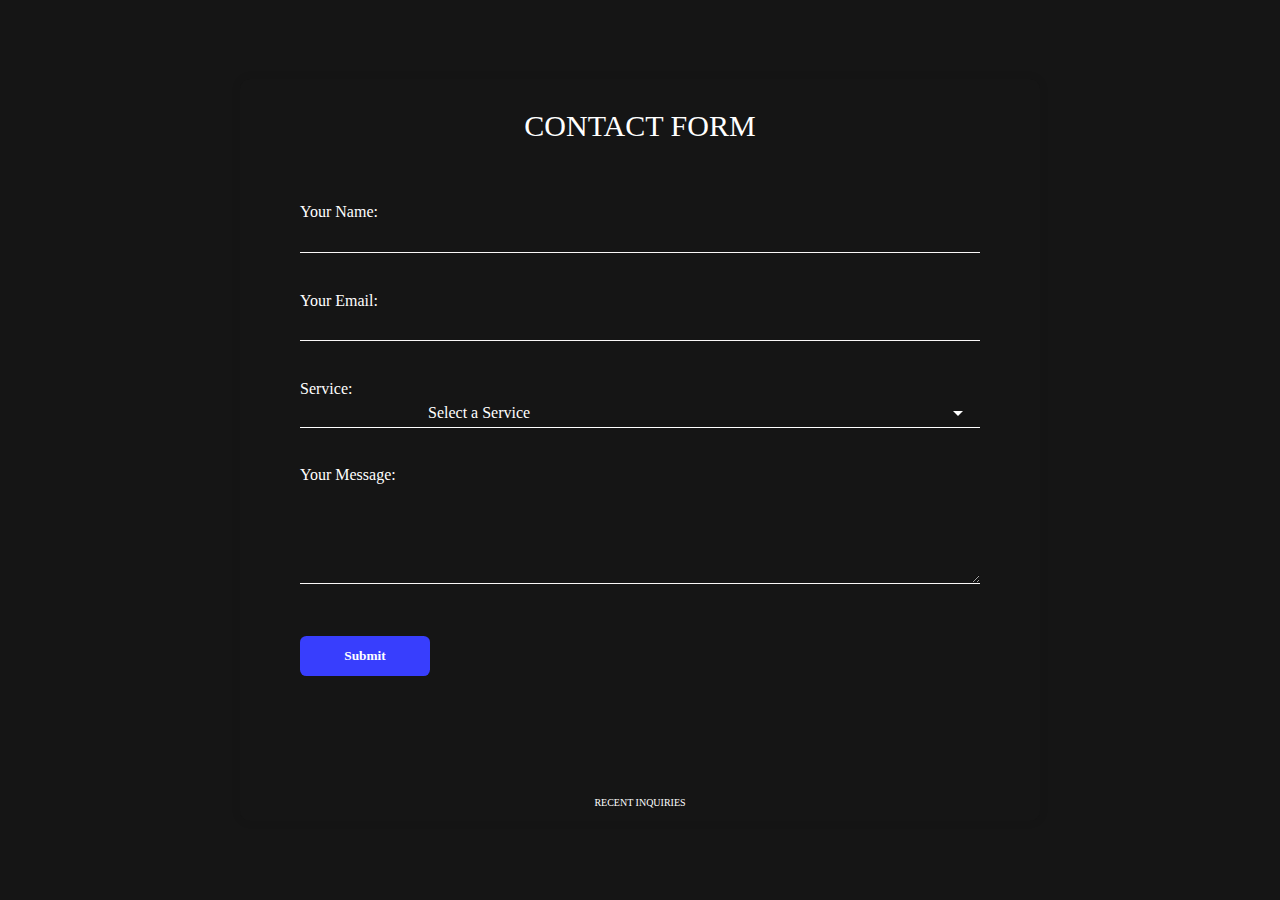
<file: contact.html>
<!DOCTYPE html>
<html lang="en">
<head>
    <meta charset="UTF-8">
    <meta name="viewport" content="width=device-width, initial-scale=1.0">
    <title>VisionSphere - Contact Us</title>
    <link rel="stylesheet" href="contact.css">
</head>
<body>
    <div class="container">
        <div class="bg"></div>
        <form id="contactForm">
            <h2 class="heading">CONTACT FORM</h2>
            
            <label for="name">Your Name: </label>
            <input type="text" name="name" id="name"  required>
            
            <label for="email">Your Email: </label>
            <input type="email" name="email" id="email" required>
            
            <label for="service">Service: </label>
            <select name="service" id="serviceSelect" required>
                <option value="">Select a Service</option>
                <option value="Web Development">Web Development</option>
                <option value="App Development">App Development</option>
                <option value="UI/UX">UI/UX</option>
                <option value="Graphic Design">Graphic Design</option>
                <option value="SEO">SEO</option>
            </select>
            <br>
            <label for="message">Your Message: </label>
            <textarea name="message" id="message" required></textarea>
            
            <button class="login-btn" type="submit">Submit</button>
        </form>
        <div id="response"></div>
        <div id="inquiries">
            <h2>Recent Inquiries</h2>
            <ul id="inquiryList"></ul>
        </div>
    </div>

    <script src="https://code.jquery.com/jquery-3.6.0.min.js"></script>
    <script>
    $(document).ready(function() {
        // Placeholder for form submission (we'll update later)
        $('#contactForm').submit(function(e) {
            e.preventDefault();
            $('#response').text('Form submission will work after backend setup.');
        });
    });
    </script>
</body>
</html>
</file>
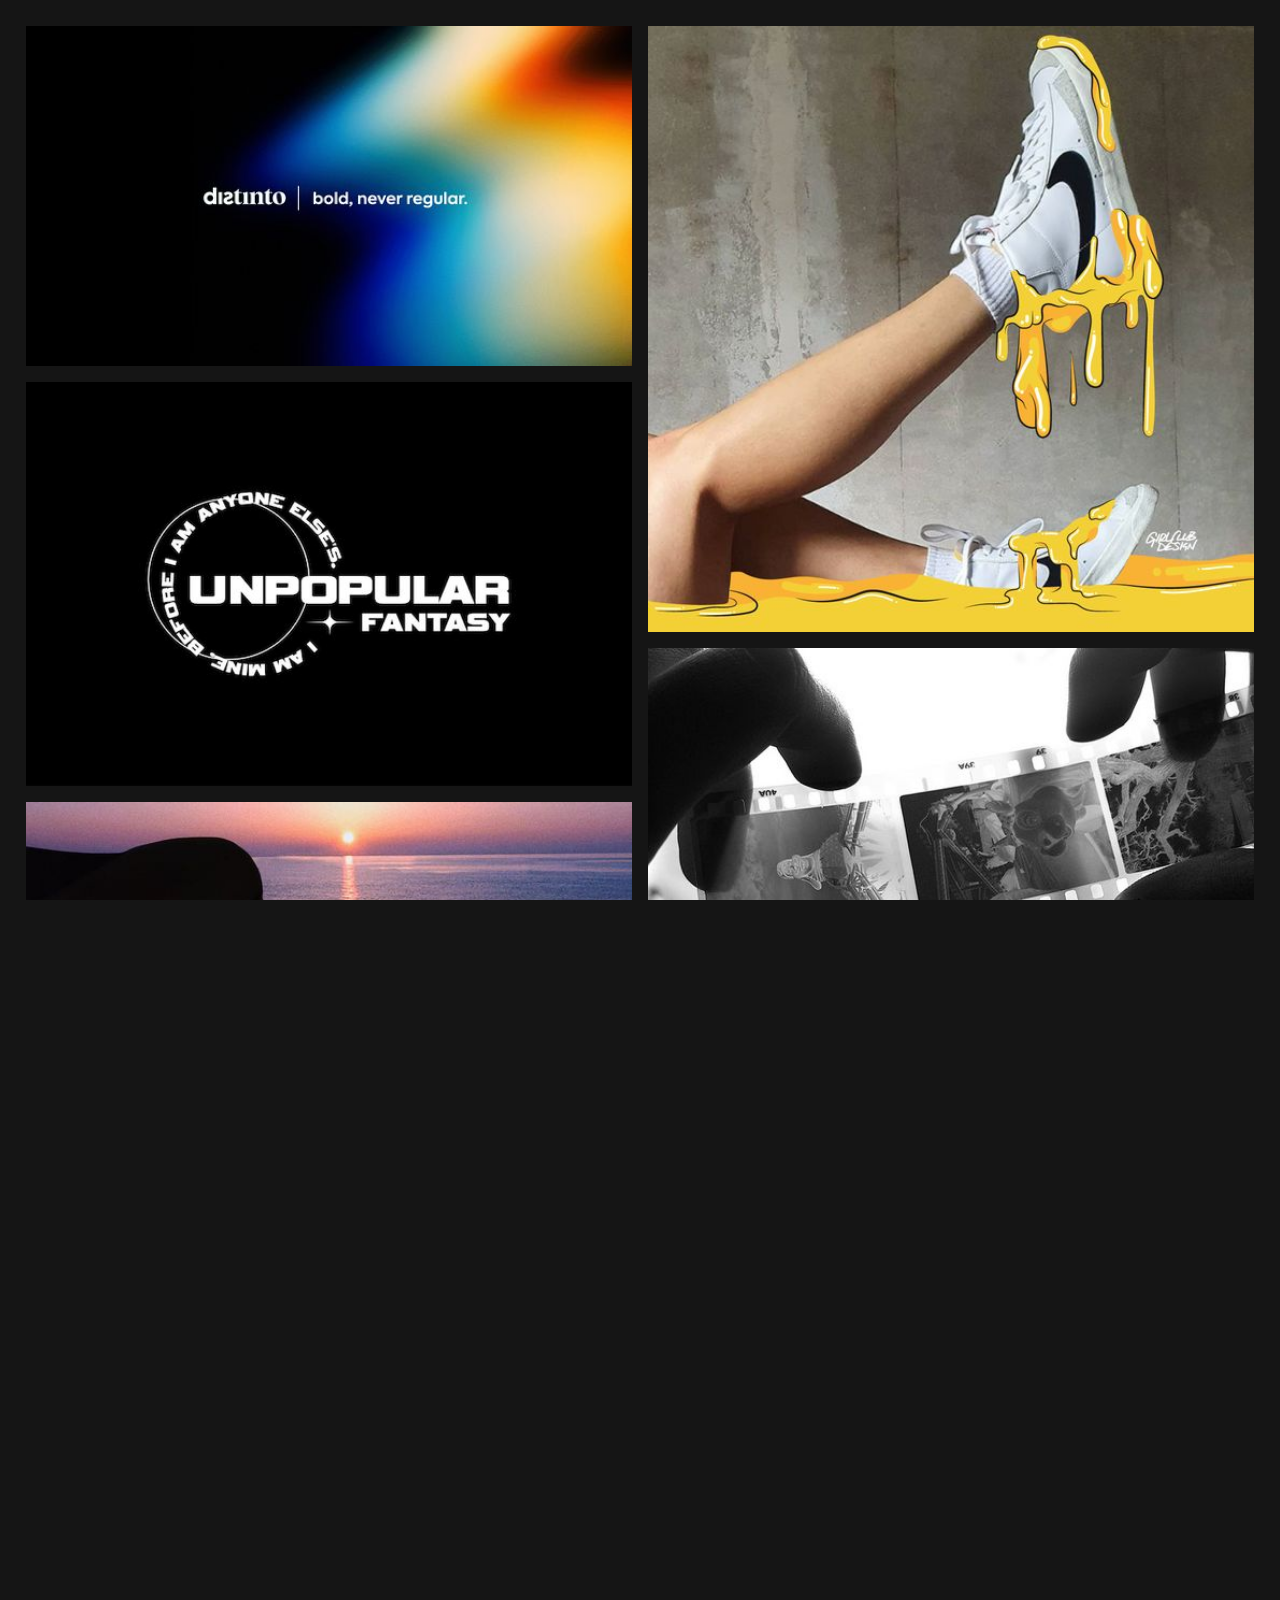
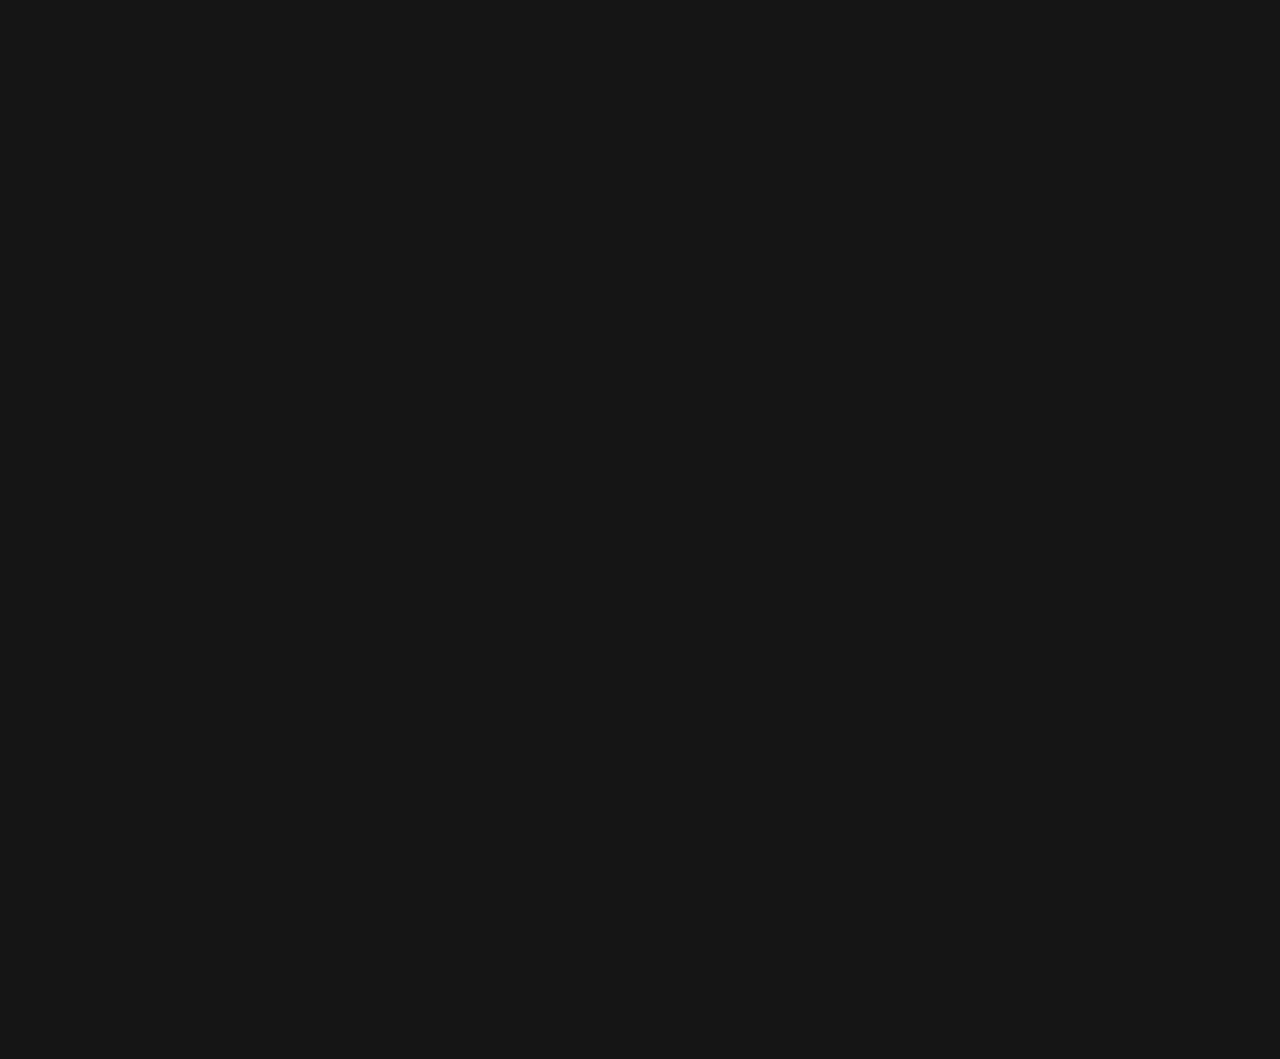
<file: projects.html>
<!DOCTYPE html>
<html lang="en">
  <head>
    <meta charset="UTF-8" />
    <meta name="viewport" content="width=device-width, initial-scale=1.0" />
    <title>Work</title>
    <link rel="shortcut icon" href="favicon.png" type="image/x-icon" />
    <link rel="stylesheet" href="style.css" />
  </head>
  <body>
    <div id="page4">
      <div id="projects">
        <img src="assets/images/w1.jpg" alt="" />
        <img src="assets/images/w2.jpg" alt="" />
        <img src="assets/images/w3.jpg" alt="" />
        <img src="assets/images/w4.jpg" alt="" />
        <img src="assets/images/w5.jpg" alt="" />
        <img src="assets/images/w6.jpg" alt="" />
        <img src="assets/images/w7.jpg" alt="" />
        <img src="assets/images/w8.jpg" alt="" />
        <img src="assets/images/w9.jpg" alt="" />
        <img src="assets/images/w10.jpg" alt="" />
        <button>View all<i class="ri-arrow-right-up-line"></i></button>
      </div>
    </div>
  </body>
</html>
</file>
<file: contact.css>
@import url('https://fonts.googleapis.com/css2?family=Roboto:ital,wght@0,100..900;1,100..900&display=swap');

* { margin: 0; padding: 0; box-sizing: border-box; }
*:focus { outline: none; }
body {
    width: 100%;
    min-height: 100vh; /* Changed from max-height to min-height to prevent scrollbar */
    display: flex;
    justify-content: center;
    align-items: center;
    background-color: #151515;
    color: #FFF;
}
h2{
    font-family: "coastgane";
    text-transform: uppercase;
    font-weight: 100;
    font-size: 10px;
}
.container { 
    width: 800px; 
    height: fit-content; /* Adjusted to fit content dynamically, no fixed height to avoid scrollbar */
    display: flex; 
    justify-content: center; 
    align-items: center; 
    background: #151515; 
    box-shadow: 0 0 10px rgba(0, 0, 0, .1); 
    overflow: hidden; 
    font-family: "cagke";
    position: relative; 
    border-radius: 10px; 
    padding-bottom: 1vw;
    flex-direction: column; /* Stack form and inquiries vertically */
}

form { 
    min-width: 250px !important; 
    width: 90%; 
    padding: 30px 20px; 
    position: relative; 
    z-index: 2; /* Above background */
    background-color: rgba(21, 21, 21, 0.9); /* Slight transparency for readability */
}
.heading { 
    font-size: 30px; 
    text-transform: capitalize; 
    margin-bottom: 60px; 
    text-align: center; 
}
label {
    font-size: 16px; 
    display: block; 
    font-family: "coastgane";
    margin: 0px 0; 
    text-transform: capitalize; 
}
input {
    font-size: 16px; 
    display: block; 
    width: 100%; /* Full width within form */
    border: none; 
    border-bottom: 1px solid #faf8f8;
    margin-bottom: 3vw; 
    padding: 0.5vw 10vw;
    background-color: transparent; /* Transparent background for inputs */
    color: #fff; /* White text */
    font-family: "coastgane";
}
input:focus {
    background-color: transparent; /* Keep transparent when focused */
    color: #fff; /* White text when focused */
}
select {
    font-size: 16px;
    display: block;
    width: 100%; /* Full width within form */
    border: none;
    border-bottom: 1px solid #ffffff;
    margin-bottom: 20px;
    padding: 0.5vw 10vw;
    background-color: #151515 !important;
    color: #FFF;
    font-family: "coastgane";
    -webkit-appearance: none; /* Safari */
    -moz-appearance: none; /* Firefox */
    background-image: url('data:image/svg+xml;utf8,<svg fill="%23fff" height="24" viewBox="0 0 24 24" width="24" xmlns="http://www.w3.org/2000/svg"><path d="M7 10l5 5 5-5z"/></svg>'); /* Add custom arrow */
    background-repeat: no-repeat;
    background-position: right 10px center;
    cursor: pointer;
}
select:focus {
    outline: none;
    background-color: transparent; /* Keep transparent when focused */
    color: #fff; /* White text when focused */
}
textarea {
    font-size: 16px;
    display: block;
    width: 100%; /* Full width within form */
    border: none;
    border-bottom: 1px solid #faf8f8;
    margin-bottom: 20px;
    padding: 0.5vw 10vw;
    background-color: transparent; /* Transparent background for textarea */
    color: #fff; /* White text */
    font-family: "canopee";
    height: 100px; /* Taller for messages, adjust as needed */
    resize: vertical; /* Allow vertical resizing */
}
textarea:focus {
    background-color: transparent; /* Keep transparent when focused */
    color: #fff; /* White text when focused */
}
.login-btn {
    width: 130px;
    height: 40px;
    text-transform: capitalize;
    border-radius: 0.5vw;
    color: #151515;
    border: none;
    background-color: #383efd; /* Blue button, matching your original color */
    color: #fff; /* White text for contrast */
    display: block;
    font-weight: 900;
    font-family: 'coastgane';
    cursor: pointer;
    margin: 4vw 0px; /* Center the button */
}
.login-btn:hover {
    background-color: #2c2ee0; /* Darker blue on hover */
}

/* Response and inquiries styling */
#response, #inquiries {
    width: 90%; /* Match form width */
    margin: 20px auto 0; /* Center and start on new line below form/response */
    text-align: center;
    color: #fff;
}

#inquiryList {
    list-style-type: none;
    padding: 0;
    width: 100%;
}

#inquiryList li {
    background-color: #292727;
    padding: 10px;
    margin-bottom: 10px;
    border-radius: 5px;
    box-shadow: 0 0 5px rgba(0, 0, 0, 0.1);
    color: #fff;
    font-family: "canopee";
}

/* Media query for mobile */
@media screen and (max-width: 750px) {
    .container { width: 350px; height: auto; }
    .bg { display: none; }
    form { width: 100%; padding: 20px; }
    #response, #inquiries { width: 100%; margin: 20px 0 0; }
    input, select, textarea { width: 100%; padding: 10px; } /* Adjust for mobile */
    .login-btn { width: 100%; margin: 20px 0; }
}
</file>
<file: style.css>
@font-face {
    font-family: "coastgane";
    src: url(assets/fonts/coastgane.woff2);
}
@font-face {
    font-family: "cagke";
    src: url(assets/fonts/cagke.woff2);
}
@font-face {
    font-family: "canopee";
    src: url(assets/fonts/canopee.woff2);
}
*{
    margin: 0;
    padding: 0;
    box-sizing: border-box;
    color:  rgba(245, 245, 245, 0.804);
    font-family: "cagke";
}

html , body{
    height: 100%;
    width: 100%;
    overflow-x: hidden;
    background-color: #151515;
}
#cursor{
    height: 2vw;
    width: 2vw;
    background: white;
    border-radius: 50%;
    position: fixed;
    z-index: 9999;
    mix-blend-mode: difference;
    transform: translate(-50%, -50%);
}
#loader{
    height: 100%;
    width: 100%;
    position: fixed;
    z-index: 999;
    background-color: #070707;
    display: flex;
    align-items: center;
    justify-content: center;
    overflow: hidden;
    overflow-y: hidden;
}
#loader h1{
    padding: 5vh 0;
    font-size: 15vh;
    font-family: "canopee";
    font-weight: 400;
}
#counter{
    position: absolute;
    top: 100%;
    left: 100%;
    transform: translate(-100%, -100%);
    padding: 5vh 2vw;
}
#counter h2{
    font-size: 6vh;
    font-family: "coastgane";
    font-weight: 700;
}
#main{
    position: relative;
    scroll-behavior: smooth;
    background-color: #070707;
}
#page1{
    height: 100vh;
    width: 100%;
    background-color: #151515;
}
#page2, #page3, #page4, #page5, #workflow, #journey{
    height: 100vh;
    width: 100%;
    background-color: #151515;
    padding: 4vw 0vw;
}
#nav{
    padding: 1.5vw 2.2vw;
    display: flex;
    align-items:end;
    justify-content: space-between;
    border-bottom: 1px solid rgba(245, 245, 245, 0.739);
    margin-bottom: 2vw;
}
#nav h1{
    font-family: "canopee";
    font-weight: 400;
    font-size: 1.5vw;
}
#nav2{
    display: flex;
    align-items: center;
    justify-content: space-between;
    gap: 1.7vw;
}
#nav2 a{
    text-decoration: none;
    font-size: 1vw;
    font-family: "coastgane";
    text-transform: uppercase;
    font-weight: 100;
}
a:hover{
    color: #383efd;
}
#hero{
    text-align: center;
    display: flex;
    flex-direction: column;
    align-items: center;
    justify-content: center;
    height: 70vh;
    /* background-color: red; */
}
#hero h1{
    font-family: "coastgane";
    text-transform: uppercase;
    line-height: 7vw;
    font-size: 3vw;
    /* letter-spacing: 1.5px; */
    font-weight: 500;
}
#hero h3{
    font-family: "cagke";
    font-weight: 500;
    color: #f5f5f5bc;
    font-size: 1.3vw;
}


#page2{
    padding: 0vw 2vw;
    padding-bottom: 5vw;
}
#top{
    height: 17%;
    width: 100%;
}
#top h1{
    height: 100%;
    display: flex;
    align-items: center;
    justify-content: end;
    font-family: "coastgane";
    font-weight: 400;
    font-size: 2vw;
    letter-spacing: -0.2px;
    padding-right: 1vw;
}
#top i{
    font-size: 2.7vw;
    color: #383efd;
    font-weight: lighter;
}
#bottom{
    height: 83%;
    width: 100%;
    display: flex;
    align-items: center;
}
#img2 img:hover{
    transform: scale(1.1);
}
#img2 img{
    transition: transform 0.5s ease; /* Adjust the duration and timing function as needed */
}
#left{
    height: 100%;
    width: 70%;
    display: flex;
    align-items: center;
    gap: 3vw;
}
#img1{
    height: 90%;
    width: 33%;
    position: relative;
    cursor: pointer;
}
#img1 img{
    position: absolute;
}
#img1 #gif{
    height: 100%;
    width: 100%;
    object-fit: cover;
    object-position: center;
}
#img1 img:hover img{
    opacity: 0;
}
#img2{
    height: 37%;
    width: 20%;
}
#right{
    height: 90%;
    width: 30%;
    display: flex;
    flex-direction: column;
    align-items: flex-end;
    justify-content: flex-end;
}
#img3{
    height: 202px;
    width: 202px;
    margin-right: 1vw;
}
#img3 a{
    float: right;
    color: #383efd;
    padding-top: 0.8vw;
    font-size: 1.4vw;
    text-decoration: none;

}
#img3 i{
    color: #383efd;
}
img{
    height: 100%;
    width: 100%;
    cursor: pointer;
}
#img1 img:first-child {
    opacity: 0; /* Initially hide the gif */
    transition: opacity 0.3s ease; /* Smooth transition for appearance */
}

#img1:hover img:first-child {
    opacity: 1; /* Show the gif on hover */
}

#img1 img:last-child {
    opacity: 1; /* Initially show the regular image */
    transition: opacity 0.3s ease;
}

#img1:hover img:last-child {
    opacity: 0; /* Hide the regular image on hover */
}

#page3{
    padding:5vw 2vw;
    padding-bottom: 15vw;
}
#about{
    display: flex;
    align-items: center;
    flex-direction: column;
}

#about h3{
    font-weight: lighter;
    color: #f5f5f596;
    font-size: 2.1vw;
    padding: 2.2vw 4vw;
    line-height: 3vw;
    text-align:justify;
}
#about span {
    padding-top: 1vw;
    width: 100%;
    font-weight: lighter;
    color: #f5f5f596;
    font-size: 2.1vw;
    padding-left: 4vw;
    display: flex;
    align-items: center;
    justify-content: space-between;
}
#about a{
    font-size: 1.3vw;
    color: #383efd;
    padding-right: 4vw;
    text-decoration: none;
    list-style: none;
    float: right;
}
#about i{
    font-size: 1.4vw;
    color: #383efd;
    font-weight: lighter;
    padding-left: 0.1vw;
}
#services{
    padding: 4vw 4vw;
    padding-top: 10vw;
    overflow: hidden;
    margin-left: 4vw;
    margin-right: 4vw;
}
#names{
    display: flex;
    align-items: center;
    justify-content: center;
    gap: 4vw;
    white-space: nowrap;
    animation: scroll 10s infinite linear;
    transition: all ease 0.3s;
}
#names h4{
    color: #e6e1e1;
    font-size: 1.7vw;
    font-weight: 500;
    text-transform: uppercase;
    font-family: "coastgane";
}
@keyframes scroll {
    from{
        transform: translateX(0%);
    }
    to{
        transform: translateX(-100%);
    }
}
#page4{
    height: fit-content;
    padding: 2vw;
}
#projects{
    columns: 400px;
}
#projects img{
    margin-bottom: 1vw;
}
#projects button{
    background-color: #383efd;
    color:#e6e1e1;
    padding: 0.5vw 1.2vw;
    font-size: 1.2vw;
    border: none;
    cursor: pointer;
    float: right;
}
button i{
    color: #e6e1e1;
    margin-left: 0.5vw;
}
#workflow{
    height: 100vh;
    width: 100%;
    padding: 2vw;
    display: flex;
    background-color: #151515;
    flex-direction: column; 
    justify-content: space-between; 
    align-items: center;
}
#boxes{
    height: 100%;
    width: 100%;
    display: flex;
    justify-content: space-between;
    align-items: center;
    gap: 0.4vw;
    margin-top: 0.5vw;
    padding: 0vw 1vw;
}
.box{
    height: 100%;
    width: 20%;
    border: 0.2px solid #e6e1e1cd;
    display: flex;
    flex-direction: column;
    align-items: center;
    padding: 2vw 1vw;
    text-align: center;
    border-radius: 0.8vw;
}
.box #no{
    font-size: 10vw;
    font-family: "coastgane";
}
.box h3{
    font-family: "coastgane";
    font-weight: 600;
    text-transform: uppercase;
    font-size: 1.5vw;
    margin-bottom: 4vw;
}
.box p{
    align-items: flex-end;
    font-family: "cagke";
    font-size: 1.11vw;
    width: 100%;
    color: #e6e1e1c9;
}
.box:hover{
    background-color: #4146c4;
    cursor: pointer;
}
#team{
    height: 100vh;
    width: 100%;
    flex-direction: column;
    background-color: #151515;
    padding: 5vw 3vw;
    padding-bottom: 10vw;
}
#team h1, #page5 h1, #companies h1, #journey h1, #testimonals h1, #workflow h1{
    font-family: "coastgane";
    display: flex;
    align-items: center;
    justify-content: flex-end;
    font-weight: 400;
    font-size: 2vw;
    letter-spacing: -0.2px;
}
#team i, #page5 i, #companies i, #testimonals i, #workflow i, #journey i{
    color: #383efd;
    font-size: 2.7vw;
}
#team-imgs{
    display: flex;
    align-items: center;
    justify-content: space-between;
    height: 100%;
    width: 100%;
    gap: 1vw;
}

#person1, #person2, #person3, #person4{
    height: 98%;
    width: 33%;
    border-radius: 2px;
}
#team-imgs img {
    width: 100%;
    filter: grayscale(100%);
    transition: filter 1s ease;
    object-fit: cover;
    object-position: center;
    border-radius: 2px;
}
  
#team-imgs img:hover {
    filter: grayscale(2%);
    cursor: pointer;
}
#team h3{
    font-family: "cagke";
    font-weight: 500;
    color: rgba(245, 245, 245, 0.739);
    font-size: 1.3vw;
    width: 100%;
    text-align: right;
    padding: 2vw 0vw;
}
#journey{
    padding: 2vw;
    padding-top: 8vw;
    padding-bottom: 3vw;
    height: fit-content;
}

#parts{
    width: 100%;
    display: flex;
    align-items: center;
    justify-content: center;
    gap: 2vw;
    padding: 1vw;
    padding-top: 0;
    margin-top: -1.8vw;
}
#left-part{
    height: 50%;
    width: 70%;
    display: flex;
    flex-direction: column;
}
#left-part .box{
    height: 100%;
    width: 25%;
    align-items: center;
    display: flex;
    border: none;
    justify-content: center;
}
#up{
    display: flex;
    gap: 1vw;
    margin-bottom: 1.4vw;
    text-wrap: nowrap;
}
#right-part{
    height: 100%;
    width: 30%;
}
#right-part p{
    font-family: "cagke";
    font-size: 1.3vw;
    width: 100%;
    color: #e6e1e1c9;
    padding: 2vw 0vw;
    line-height: 1.8vw;
}
#parts .box{
    display: flex;
    flex-direction: column;
    align-items: center;
    text-align: center;
}
#number{
    font-size: 2.8vw;
    font-weight: 100;
    color: rgba(245, 245, 245, 0.739);
    margin-bottom: 1.2vw;

}
#parts h3{
    text-transform: capitalize;
    font-weight: 100;
    font-size: 1.7vw;
    color: rgba(245, 245, 245, 0.739);
}
#parts .box:hover{
    background-color: transparent;
}
#number:hover{
    color: #4146c4;
}
#companies {
    height: 70vh;
    width: 100%;
    padding: 2vw;
    display: flex;
    flex-direction: column; 
    justify-content: space-between; 
    background-color: #151515;
    align-items: center;
    padding-bottom: 10vw;
}
#companies h1, #testimonals h1, #workflow h1, #journey h1{
    width: 100%;
    text-align: right;
    margin-bottom: 2vw;
    font-family: "coastgane";
    font-weight: 400;
    font-size: 2vw;
    letter-spacing: -0.2px;
    padding-right: 1vw;
}

#sections {
    display: flex;
    flex-direction: column;
    justify-content: center;
    align-items: center;
    height: 100%;
    width: 60%;
    padding-top: 2vw;
}

#sections img {
    height: 4vw;
    border-radius: 5px;
}

#section1, #section2 {
    height: 50%;
    display: flex;
    align-items: center;
    text-align: center;
    justify-content: center;
    padding: 2.2vw 8vw;
    margin-bottom: 1.5vw;
    width: 100%;
    gap: 4.5vw;
}

#page5{
    padding:3vw 2vw;
    padding-top: 1vw;
    min-height: fit-content;
    background-color: #151515;
    width: 100%;
    min-height: fit-content;
    height: 70vh;
    
} 

.faq-section {
    margin: 3vw 0vw;
    margin-bottom: 0vw;
    border: 1px solid #f5f5f53d;
    border-radius: 2px;
}

.faq {
    display: flex;
    align-items: center;
    justify-content: space-between;
    padding: 1.5vw 1vw;
    cursor: pointer;
    border: none;
    outline: none;
    background-color: transparent;
    width: 100%;
    transition: 0.4s;
}

.faq i {
    font-size: 1vw;
    font-weight: 100;
    color: #e6e1e1;
    transition: transform 0.3s ease;
}

.rotate {
    transform: rotate(180deg);
    transition: transform 0.3s ease;
}

.faq h3 {
    font-family: 'coastgane';
    text-transform: uppercase;
    font-weight: 500;
    font-size: 1.4vw;
}

.answers {
    padding: 1vw;
    font-weight: 100;
    color: #f5f5f5a0;
    width: 100%;
    overflow: hidden;
    display: none;
    margin-bottom: 1vw;
    font-size: 1.3vw;
}

.active .answers {
    display: block;
    padding-top: 0.5vw;
}
#testimonals {
    height: fit-content;
    width: 100%;
    padding: 2vw;
    background-color: #151515;
    padding-bottom: 4vw;
}
#box-container{
    display: flex;
    justify-content: center;
    height: 100%;
    width: 100%;
    gap: 0.5vw;
}
#box-container img{
    height: 100%;
    padding: 1vw;
    width: 80%;
    object-fit: cover;
    object-position: center;
}
footer{
    height: 45vh;
    width: 100%;
    color:#e6e1e1;
    background-color: #151515;
    padding-top: 9vw;
    display: flex;
    justify-content: space-between;
    padding: 2vw;
    gap: 1vw;
}
#lft{
    height: 95%;
    width: 20%;
    border-radius: 2px;
    display: flex;
    flex-direction: column;
    padding: 1vw;
    background-color:  #4146c4;
}
#lft #content{
    display: flex;
    flex-direction: column;
    width: 100%;
}
#lft h1{
    font-family: "canopee";
    font-weight: 500;
    font-size: 2.5vw;
    height: fit-content;
    width: 100%;
    margin-bottom: 3vw;
    color: #e6e1e1;
}
#lft h3{
    font-weight: 900;
    font-family: 'coastgane';
    color: #e6e1e1;
    font-size: 1.3vw;
    width: 100%;
    margin-bottom: 1vw;
}
#lft h4{
    width: 100%;
    margin-bottom: 0.5vw;
    font-family: "cagke";
    font-weight: 100;
    color: #e6e1e1;
    font-size: 1.1vw;
    cursor: pointer;
}
#rgt{
    width: 80%;
    height: 100%;
    border-radius: 2px;
    gap: 1vw;
}
#rgt #part1{
    height: 22%;
    width: 100%;
    background-image: url(https://i.pinimg.com/564x/67/bb/88/67bb8880582c98c6c39e8f87fe845231.jpg);
    border-radius: 2px;
    padding: 0vw 1vw;
    display: flex;
    align-items: center;
}
#rgt #part2{
    height: 95%;
    width: 100%;
    background-color: #4146c4;
    border-radius: 2px;
    padding: 1vw;
}
#part2 h3{
    font-family: 'coastgane';
    font-weight: 600;
    font-size: 1.8vw;
    padding-top: 0.5vw;
    text-transform: uppercase;
    color: #e6e1e1;
    padding-bottom: 0.2vw;
}
#part2 h4, #team h4{
    font-weight: 200;
    font-family: 'cagke';
    color: #e6e1e1e3;
    font-size: 1.40vw;
    width: 100%;
    padding-bottom: 1vw;
}
#btm{
    padding: 2vw;
    padding-top: 0vw;
    background-color: #151515;
    
}
#part3{
    height: 10vh;
    width: 100%;
    background-color: #4146c4;
    border-radius: 2px;
    display: flex;
    align-items: center;
    justify-content: space-between;
    padding: 1vw;
} 
#part3 h4{
    font-family: 'coastgane';
    font-weight: 900;
    text-transform: uppercase;
    font-size: 1.05vw;
    cursor:pointer;
}

#btns{
    display: flex;
    padding: 2vw 0vw;
    padding-bottom: 1.5vw;
}
#btns button{
    color: #383efd;
    background-color:#e6e1e1;
    padding: 0.5vw 1.2vw;
    font-size: 1.1vw;
    border: none;
    margin-right: 1vw;
    border-radius: 2px;
    cursor: pointer;
}
footer i, #hero i{
    color: #383efd;
    margin-right: 0.5vw;
    font-size: 1.2vw;
}

#check{
    transform: scale(1.50); 
    margin-right: 0.5vw;
    margin-top: 2vw;
}
#part2 h4{
    font-size: 1.3vw;
}
@media (max-width: 600px)
{
    *{
        overflow-x: hidden;
    }
    #loader h1{
        padding: 5vh 0;
        font-size: 10vh;
        font-family: "canopee";
    }
    #nav{
        height: 8vh;
        display: flex;
        align-items: center;
        padding: 4vw;

    }
    #nav h1{
        font-size: 6vw;
    }
    #nav2{
        display: none;
    }
    
    #hero{
        text-align: center;
        display: flex;
        flex-direction: column;
        align-items: center;
        justify-content: center;
        height: 80vh;
    }
    #hero h1{
        font-family: "coastgane";
        text-transform: uppercase;
        line-height: 10vw;
        font-size: 5.5vw;
        font-weight: 500;
    }
    #hero h3{
        font-family: "cagke";
        font-weight: 500;
        color: rgba(245, 245, 245, 0.739);
        font-size: 3.1vw;
        padding: 1.5vw;
    }
        
    #page2{
        height: 110vh;
        width: 100%;
        padding: 0vw 3vw;
    }
    #top{
        height: 8%;
        width: 100%;
    }
    #top h1{
        height: 100%;
        display: flex;
        align-items: center;
        justify-content: end;
        font-family: "coastgane";
        font-weight: 400;
        font-size: 4vw;
        letter-spacing: -0.2px;
        padding-right: 2vw;
    }
    #top i{
        font-size: 5vw;
        color: rgba(245, 245, 245, 0.691);
        font-weight: lighter;
    }
        
    #bottom{
        height: fit-content;
        width: 100%;
        display: flex;
        flex-wrap: wrap;
        flex-direction: column;
        align-items: center;
    }
    #left{
        height: fit-content;
        width: 100%;
        flex: 1;
        display: flex;
        flex-direction: column;
        align-items: center;
    }
    #img1{
        height: fit-content;
        width: 100%;
        overflow-y: hidden;
        display: block;
    }
    #img2{
        height: 380px;
        width: 100%;
        margin-bottom: 2vw;
        overflow-y: hidden;
    } 
    #right{
        width: 100%;
        height: fit-content;
        flex: 1;
        display: flex;
        flex-direction: column;
        align-items: center;
        justify-content: center;
    }
    #img3{
        height: fit-content;
        width: 100%;
        margin-right: 0;
        margin-top: 2vw;
    }
    img{
        height: 100%;
        width: 100%;
    }
    #img3 a{
        padding-top: 1.5vw;
        font-size: 4.5vw;
    }
    #page2 i{
        color: #383efd;
    }
    
#page3{
    height: fit-content;
    padding:5vw 3vw;
}
#about h3{
    font-size: 4vw;
    padding: 2.2vw 4vw;
    line-height: 5vw;
    padding-top: 8vw;

}
#about span {
    padding-top: 2.2vw;
    font-size: 3.8vw;
    padding-left: 4vw;
    display: flex;
    align-items: flex-start;
    flex-direction: column;
    justify-content: flex-start;
}
#about a{
    padding-top: 2.2vw;
    font-size: 4.5vw;
    padding-right: 4vw;
}
#about i{
    font-size: 4vw;
    padding-left: 0.1vw;
}

#services{
    padding: 8vw 4vw;
    padding-top: 10vw;
    overflow: hidden;
    margin-left: 4vw;
    margin-right: 4vw;
}
#names{
    display: flex;
    align-items: center;
    justify-content: center;
    gap: 4vw;
    white-space: nowrap;
    animation: scroll 4s infinite linear;
    transition: all ease 0.3s;
}
#names h4{
    color: #e6e1e1;
    font-size: 4vw;
    font-weight: 500;
    text-transform: uppercase;
    font-family: "coastgane";
}

#workflow{
    height: max-content;
    width: 100%;
    flex-direction: column; 
}
#boxes{
    height: max-content;
    width: 100%;
    flex-direction: column;
    margin-top: 2vw;
    padding: 0vw 1vw;
}
.box{
    height: max-content;
    width: 100%;
    flex-direction: column;
    align-items: center;
    padding: 2vw 3vw;
    padding-bottom: 4vw;
    margin-bottom: 4vw;
}
.box #no{
    font-size: 15vw;
    margin-bottom: 0;
    padding-bottom: 0;
}
.box h3{
    font-size: 5vw;
    text-align: left;
    width: 100%;
}
.box p{
    font-size: 3.8vw;
    text-align: left;
    width: 100%;
}

#team{
    height: fit-content;
    width: 100%;
    flex-direction: row;
    background-color: #151515;
    padding: 5vw 3vw;
    padding-bottom: 10vw;
    padding-top: 10vw;
}
#team h1, #page5 h1, #companies h1, #workflow h1{
    font-size: 5.5vw;
    padding-bottom:5vw;
    width: 100%;
    display: flex;
    align-items: center;
    justify-content: flex-end;
}
#team i, #page5 i, #companies i, #testimonals i, #workflow i, #journey i{
    color: #383efd;
    font-size: 6vw;
}
#team-imgs{
    flex-direction: column;
    width: 100%;
    gap: 1vw;
}

#person1, #person2, #person3, #person4{
    height: 100%;
    width: 100%;
    margin-bottom: 1vw;
}
#team-imgs img {
    width: 100%;
    height: 80%;
}

#team h3{
    font-size: 2.5vw;
    text-align: justify;
    padding: 2vw 0vw;
    line-height: 4vw;
    margin-bottom: 2vw;
}

#page5{
    padding:3vw 2vw;
    min-height: fit-content;
    background-color: #151515;
    width: 100%;
    height: fit-content;
    padding-bottom: 7vw;
} 

.faq-section {
    margin: 3vw 0vw;
    margin-bottom: 7vw;
    border: 1px solid #f5f5f53d;
    border-radius: 2px;
    padding:  1vw;
}

.faq {
    display: flex;
    align-items: center;
    justify-content: space-between;
    padding: 2.5vw 1.5vw;
    cursor: pointer;
    border: none;
    outline: none;
    background-color: transparent;
    width: 100%;
    transition: 0.4s;
}

.faq i {
    font-size: 1.5vw;
    font-weight: 100;
    color: #e6e1e1;
    transition: transform 0.3s ease;
}

.rotate {
    transform: rotate(180deg);
}

.faq h3 {
    font-family: 'coastgane';
    text-transform: uppercase;
    font-weight: 500;
    font-size: 3.1vw;
    text-align: left;
    line-height: 4vw;
    padding:1.5vw 0;

}

.answers {
    padding: 1.5vw;
    font-weight: 100;
    color: #f5f5f5a0;
    width: 100%;
    overflow: hidden;
    display: none;
    margin-bottom: 2vw;
    font-size: 3vw;
}

.active .answers {
    display: block;
    padding-top: 1vw;
}

#journey{
    padding: 2vw;
    padding-top: 8vw;
    padding-bottom: 20vw;
    height: fit-content;
}

#parts{
    width: 100%;
    flex-direction: column;
    align-items: center;
    justify-content: center;
    gap: 0;
    padding: 1vw;
    padding-top: 0;
    padding-bottom: 0;
    margin-top: 4vw;
}
#left-part{
    width: 100%;
    align-items: center;
    justify-content: space-evenly;
    flex-direction: column;
}
#left-part .box{
    align-items: center;
    border: none;
    justify-content: center;
}
#up{
    display: flex;
    gap: 1vw;
    text-wrap: nowrap;
}
#right-part{
    height: fit-content;
    width: 100%;
    margin-top: -3vw;
}
#right-part p{
    font-size: 3.3vw;
    padding: 0vw 0vw;
    line-height: 4vw;
}
#parts .box{
    display: flex;
    flex-direction: column;
    align-items: center;
    text-align: center;
}
#number{
    font-size: 6vw;
    font-weight: 100;
    color: rgba(245, 245, 245, 0.739);
    margin-bottom: 1.5vw;

}
#parts h3{
    text-align: center;
    font-size: 2.8vw;
    text-wrap: wrap;
}
#companies {
    height: fit-content;
    width: 100%;
    padding: 2vw;
    display: flex;
    flex-direction: column; 
    justify-content: space-between; 
    background-color: #151515;
    align-items: center;
}
#companies h1, #testimonals h1, #journey h1{
    width: 100%;
    text-align: right;
    padding-bottom: 5vw;
    font-family: "coastgane";
    font-weight: 400;
    font-size: 5vw;
    letter-spacing: -0.2px;
    padding-right: 1vw;
}

#sections {
    display: flex;
    flex-direction: column;
    justify-content: center;
    align-items: center;
    height: 100%;
    width: 60%;
    padding-top: 2vw;
}

#sections img {
    height: 7vw;
    border-radius: 5px;
}

#section1, #section2 {
    height: 50%;
    display: flex;
    align-items: center;
    text-align: center;
    justify-content: center;
    padding: 2.2vw 2vw;
    margin-bottom: 10vw;
    width: 100%;
    gap: 7vw;
}

#testimonals {
    height: fit-content;
    width: 100%;
    padding: 2vw;
    background-color: #151515;
    padding-bottom: 8vw;
}
#testimonals h1{
    margin-bottom: 2vw;
    padding-top: 1vw;
}
#testimonals i{
    color: #505065;
    font-size: 4vw;
    padding-top: 1vw;
}
#box-container{
    padding-top: 2vw;
    display: flex;
    flex-direction: column;
    justify-content: space-between;
    height: 50%;
    width: 100%;
    gap: 0.5vw;
}
#box-container img{
    height: 100%;
    padding: 1vw;
    width: 100%;
    object-fit: cover;
    object-position: center;
}

footer{
    max-height: 25vh;
    width: 100%;
    color:#e6e1e1;
    background-color: #151515;
    padding-top: 9vw;
    display: flex;
    justify-content: space-between;
    padding: 2vw;
    padding-bottom: 0vw;
    gap: 1vw;
}
#lft{
    height: 95%;
    width: 30%;
    border-radius: 2px;
    display: flex;
    flex-direction: column;
    padding: 1.8vw;
    background-color:  #4146c4;
}
#lft #content{
    display: flex;
    flex-direction: column;
    width: 100%;
    padding: 1vw;
}
#lft h1{
    font-family: "canopee";
    font-weight: 500;
    font-size: 4.3vw;
    height: fit-content;
    width: 100%;
    padding-top: 2vw;
    margin-bottom: 5vw;
    color: #e6e1e1;
}
#lft h3{
    font-weight: 900;
    font-family: 'coastgane';
    color: #e6e1e1;
    font-size: 3vw;
    width: 100%;
    margin-bottom: 2vw;
}
#lft h4{
    width: 100%;
    margin-bottom: 0.8vw;
    font-family: "cagke";
    font-weight: 100;
    color: #e6e1e1;
    font-size: 3vw;
    cursor: pointer;
}
#rgt{
    width: 70%;
    height: 100%;
    border-radius: 2px;
    gap: 2vw;
}

#rgt #part2{
    height: 95%;
    width: 100%;
    background-color: #4146c4;
    border-radius: 2px;
    padding: 1.8vw;
}
#part2 h3{
    font-family: 'coastgane';
    font-weight: 600;
    font-size: 4.5vw;
    padding-top: 2vw;
    text-transform: uppercase;
    color: #e6e1e1;
    padding-bottom: 1vw;
}
#part2 h4, #team h4{
    font-weight: 200;
    font-family: 'cagke';
    color: #e6e1e1;
    width: 100%;
    padding-bottom: 1.1vw;
}

#btm{
    padding: 2vw;
    padding-top: 0vw;
    background-color: #151515;
    
}
#part3{
    height: 5vh;
    width: 100%;
    background-color: #4146c4;
    border-radius: 2px;
    display: flex;
    align-items: center;
    justify-content: space-between;
    padding: 1.8vw;
} 
#part3 h4{
    font-family: 'coastgane';
    font-weight: 900;
    text-transform: uppercase;
    font-size: 2.3vw;
    cursor:pointer;
}

#btns{
    display: flex;
    padding: 2vw 0vw;
    padding-bottom: 2vw;
    margin-top: 1.1vw;
}
#btns button{
    color: #383efd;
    background-color:#e6e1e1;
    padding: 1.2vw 2vw;
    font-size: 2.8vw;
    border: none;
    margin-right: 1.5vw;
    border-radius: 2px;
    cursor: pointer;
    margin-bottom: 2vw;
}
footer i, #hero i{
    color: #383efd;
    margin-right: 2vw;
    font-size: 3vw;
}
#check{
    gap: 1vw;
    display: none;
    transform: scale(1.4);
    margin-right: 4px;
    margin-top: 2vw;
    margin-left: 2px;
}

#part2 h4{
    font-size: 2.3vw;
    display: flex;
    align-items: center;
    line-height: 2.4vw;
    justify-content: space-between;
}
}

@media (min-width: 768px) and (max-width: 1024px) {
    #nav{
        height: 8vh;
        display: flex;
        align-items: center;

    }
    #nav h1{
        font-size: 4vw;
    }
    #nav2{
        display: none;
    }
    #hero{
        height: 90vh;
    }
    #hero h1{
        line-height: 8vw;
        font-size: 5.2vw;
    }
    #hero h3{
        font-size: 2.8vw;
        padding: 1.5vw 5vw;
    }
    
#page2{
    padding-bottom: 10vw;
}
#top{
    height: 25%;
}
#top h1, #workflow h1{
    font-size: 4vw;
    height: 100%;
    display: flex;
    align-items: center;
}
#top i, #workflow i{
    font-size: 4vw;
}
#bottom{
    height: 95%;
    width: 100%;
    display: flex;
    flex-direction: column;
    align-items: center;

}
#left{
    height: 100%;
    width: 100%;
    display: flex;
    align-items: center;
    justify-content: space-between;
    margin-bottom: 10%;

}
#img1{
    height: 100%;
    width: 48%;
}
#img2{
    height: 60%;
    width: 40%;
}
#right{
    height: 40%;
    width: 100%;
    display: flex;
    flex-direction: column;
    align-items: flex-end;
    justify-content: flex-end;
    padding-bottom: 10%;
}
#img3{
    height: 700px;
    width: 290px;
    margin-right: -0.3vw;
}
#img3 a{
    padding-top: 1vw;
    font-size: 3.3vw;

}
#img3 i{
    font-size: 3.3vw;
}
 
#page3{
    height: fit-content;
    padding:5vw 3vw;
    padding-top: 10vw;
}
#about h3{
    font-size: 3.3vw;
    line-height: 4.8vw;
    padding-top: 8vw;
}
#about span {
    padding-top: 2.8vw;
    font-size: 3.3vw;
    display: flex;
    align-items: flex-start;
    flex-direction: column;
}
#about a{
    padding-top: 2.8vw;
    font-size: 3.1vw;
}
#about i{
    font-size: 3.1vw;
}

#services{
    padding: 10vw 4vw;
    padding-top: 15vw;
}
#names{
    gap: 10vw;
    animation: scroll 6s infinite linear;
}
#names h4{
    font-size: 3.8vw;
}

#workflow{
    height: max-content;
    width: 100%;
    flex-direction: column; 
}
#boxes{
    height: max-content;
    width: 100%;
    flex-direction: column;
    margin-top: 8vw;
    padding: 0vw 1vw;
}
.box{
    height: max-content;
    width: 100%;
    flex-direction: column;
    align-items: center;
    padding: 2vw 3vw;
    padding-bottom: 4vw;
    margin-bottom: 4vw;
}
.box #no{
    font-size: 10vw;
    margin-bottom: 0;
    padding-bottom: 0;
}
.box h3{
    font-size: 3.5vw;
    text-align: left;
    width: 100%;
}
.box p{
    font-size: 3vw;
    text-align: left;
    line-height: 3.3vw;
    width: 100%;
}

#team{
    height: fit-content;
    flex-direction: row;
    padding-bottom: 10vw;
    padding-top: 10vw;
}
#team h1, #page5 h1, #companies h1, #workflow h1, #journey h1{
    font-size: 5.5vw;
    padding-bottom:5vw;
    width: 100%;
    display: flex;
    align-items: center;
    justify-content: flex-end;
}
#team i, #page5 i, #companies i, #testimonals i, #workflow i, #journey i{
    color: #383efd;
    font-size: 7vw;
}
#team-imgs{
    width: 100%;
    height: fit-content;
    display: flex;
    align-items: center;
    justify-content: space-between;
    /* background-color: red; */
    gap: 1vw;
}

#person1, #person2, #person3, #person4{
    width: 100%;
    height: fit-content;
    margin-bottom: 1vw;
}
#person3, #person2{
    display: none;
}

#team h3{
    font-size: 2.8vw;
    text-align: left;
    padding: 2vw 0vw;
    margin-bottom: 4vw;
}

#journey{
    padding: 2vw;
    padding-top: 8vw;
    padding-bottom: 20vw;
    height: fit-content;
}

#parts{
    width: 100%;
    flex-direction: column;
    align-items: center;
    justify-content: center;
    gap: 0;
    padding: 1vw;
    padding-top: 0;
    padding-bottom: 0;
}
#left-part{
    width: 100%;
    align-items: center;
    justify-content: space-evenly;
    flex-direction: column;
}
#left-part .box{
    align-items: center;
    border: none;
    justify-content: center;
}
#up{
    display: flex;
    gap: 1vw;
    text-wrap: nowrap;
}
#right-part{
    height: fit-content;
    width: 100%;
    margin-top: -3vw;
}
#right-part p{
    font-size: 3vw;
    padding: 0vw 0vw;
    line-height: 4vw;
    width: 100%;
}
#parts .box{
    display: flex;
    flex-direction: column;
    align-items: center;
    text-align: center;
}
#number{
    font-size: 6vw;
    font-weight: 100;
    color: rgba(245, 245, 245, 0.739);
    margin-bottom: 1.5vw;
}
#parts h3{
    text-align: center;
    font-size: 2.8vw;
    text-wrap: wrap;
}

#companies {
    height: fit-content;
    width: 100%;
    padding: 2vw;
    display: flex;
    flex-direction: column; 
    justify-content: space-between; 
    background-color: #151515;
    align-items: center;
    padding-top: 10vw;
    padding-bottom: 8vw;
}
#companies h1, #testimonals h1, #journey h1{
    width: 100%;
    text-align: right;
    padding-bottom: 5vw;
    font-family: "coastgane";
    font-weight: 400;
    font-size: 5vw;
    letter-spacing: -0.2px;
    padding-right: 1vw;
}

#sections {
    display: flex;
    flex-direction: column;
    justify-content: center;
    align-items: center;
    height: 100%;
    width: 60%;
    padding-top: 2vw;
}

#sections img {
    height: 7vw;
    border-radius: 5px;
}

#section1, #section2 {
    height: 50%;
    display: flex;
    align-items: center;
    text-align: center;
    justify-content: center;
    padding: 2.2vw 2vw;
    margin-bottom: 10vw;
    width: 100%;
    gap: 7vw;
}

#testimonals {
    height: 10%;
    width: 100%;
    padding: 2vw;
    background-color: #151515;
    padding-bottom: 8vw;
}
#testimonals h1{
    margin-bottom: 2vw;
}
#testimonals i{
    font-size: 4vw;
}
#box-container{
    display: flex;
    flex-direction: column;
    justify-content: space-between;
    height: 10%;
    width: 100%;
    gap: 0.5vw;
}
#box-container img{
    height: 20%;
    padding: 1vw;
    width: 100%;
    object-fit: cover;
    object-position: center;
}

#page5{
    padding:3vw 2vw;
    min-height: fit-content;
    background-color: #151515;
    width: 100%;
    height: fit-content;
    padding-bottom: 7vw;
} 

.faq-section {
    margin: 3vw 0vw;
    margin-bottom: 7vw;
    border: 1px solid #f5f5f53d;
    border-radius: 5px;
    padding:  1vw;
}

.faq {
    display: flex;
    align-items: center;
    justify-content: space-between;
    padding: 2.5vw 1.5vw;
    cursor: pointer;
    border: none;
    outline: none;
    background-color: transparent;
    width: 100%;
    transition: 0.4s;
}

.faq i {
    font-size: 1.5vw;
    font-weight: 100;
    color: #e6e1e1;
    transition: transform 0.3s ease;
}

.rotate {
    transform: rotate(180deg);
}

.faq h3 {
    font-family: 'coastgane';
    text-transform: uppercase;
    font-weight: 500;
    font-size: 3vw;
    text-align: left;
    line-height: 4vw;
    padding:1.5vw 0;

}

.answers {
    padding: 1.5vw;
    font-weight: 100;
    color: #f5f5f5a0;
    width: 100%;
    overflow: hidden;
    display: none;
    margin-bottom: 2vw;
    font-size: 2.8vw;
}

.active .answers {
    display: block;
    padding-top: 1vw;
}

footer{
    max-height: 30.8vh;
    width: 100%;
    color:#e6e1e1;
    background-color: #151515;
    padding-top: 9vw;
    display: flex;
    justify-content: space-between;
    padding: 2vw;
    padding-bottom: 0vw;
    gap: 1vw;
}
#lft{
    height: 95%;
    width: 30%;
    border-radius: 2px;
    display: flex;
    flex-direction: column;
    padding: 1.8vw;
    background-color:  #4146c4;
}
#lft #content{
    display: flex;
    flex-direction: column;
    width: 100%;
    padding: 1vw;
}
#lft h1{
    font-family: "canopee";
    font-weight: 500;
    font-size: 4.3vw;
    height: fit-content;
    width: 100%;
    padding-top: 2vw;
    margin-bottom: 5vw;
    color: #e6e1e1;
}
#lft h3{
    font-weight: 900;
    font-family: 'coastgane';
    color: #e6e1e1;
    font-size: 3vw;
    width: 100%;
    margin-bottom: 2vw;
}
#lft h4{
    width: 100%;
    margin-bottom: 0.8vw;
    font-family: "cagke";
    font-weight: 100;
    color: #e6e1e1;
    font-size: 3vw;
    cursor: pointer;
}
#rgt{
    width: 70%;
    height: 100%;
    border-radius: 2px;
    gap: 2vw;
}

#rgt #part2{
    height: 95%;
    width: 100%;
    background-color: #4146c4;
    border-radius: 2px;
    padding: 1.8vw;
}
#part2 h3{
    font-family: 'coastgane';
    font-weight: 600;
    font-size: 4.5vw;
    padding-top: 2vw;
    text-transform: uppercase;
    color: #e6e1e1;
    padding-bottom: 1vw;
}
#part2 h4, #team h4{
    font-weight: 200;
    font-family: 'cagke';
    color: #e6e1e1;
    width: 100%;
    padding-bottom: 1.1vw;
}

#btm{
    padding: 2vw;
    padding-top: 0vw;
    background-color: #151515;
    
}
#part3{
    height: 5vh;
    width: 100%;
    background-color: #4146c4;
    border-radius: 2px;
    display: flex;
    align-items: center;
    justify-content: space-between;
    padding: 1.8vw;
} 
#part3 h4{
    font-family: 'coastgane';
    font-weight: 900;
    text-transform: uppercase;
    font-size: 2.3vw;
    cursor:pointer;
}

#btns{
    display: flex;
    padding: 2vw 0vw;
    padding-bottom: 2vw;
    margin-top: 1.1vw;
}
#btns button{
    color: #383efd;
    background-color:#e6e1e1;
    padding: 1.2vw 2vw;
    font-size: 2.8vw;
    border: none;
    margin-right: 1.5vw;
    border-radius: 2px;
    cursor: pointer;
    margin-bottom: 2vw;
}
footer i, #hero i{
    color: #383efd;
    margin-right: 2vw;
    font-size: 3vw;
}
#check{
    gap: 1vw;
    display: none;
    transform: scale(1.4);
    margin-right: 4px;
    margin-top: 2vw;
    margin-left: 2px;
}

#part2 h4{
    font-size: 2.3vw;
    display: flex;
    align-items: center;
    line-height: 2.4vw;
    justify-content: space-between;
}
        
    
}
</file>
